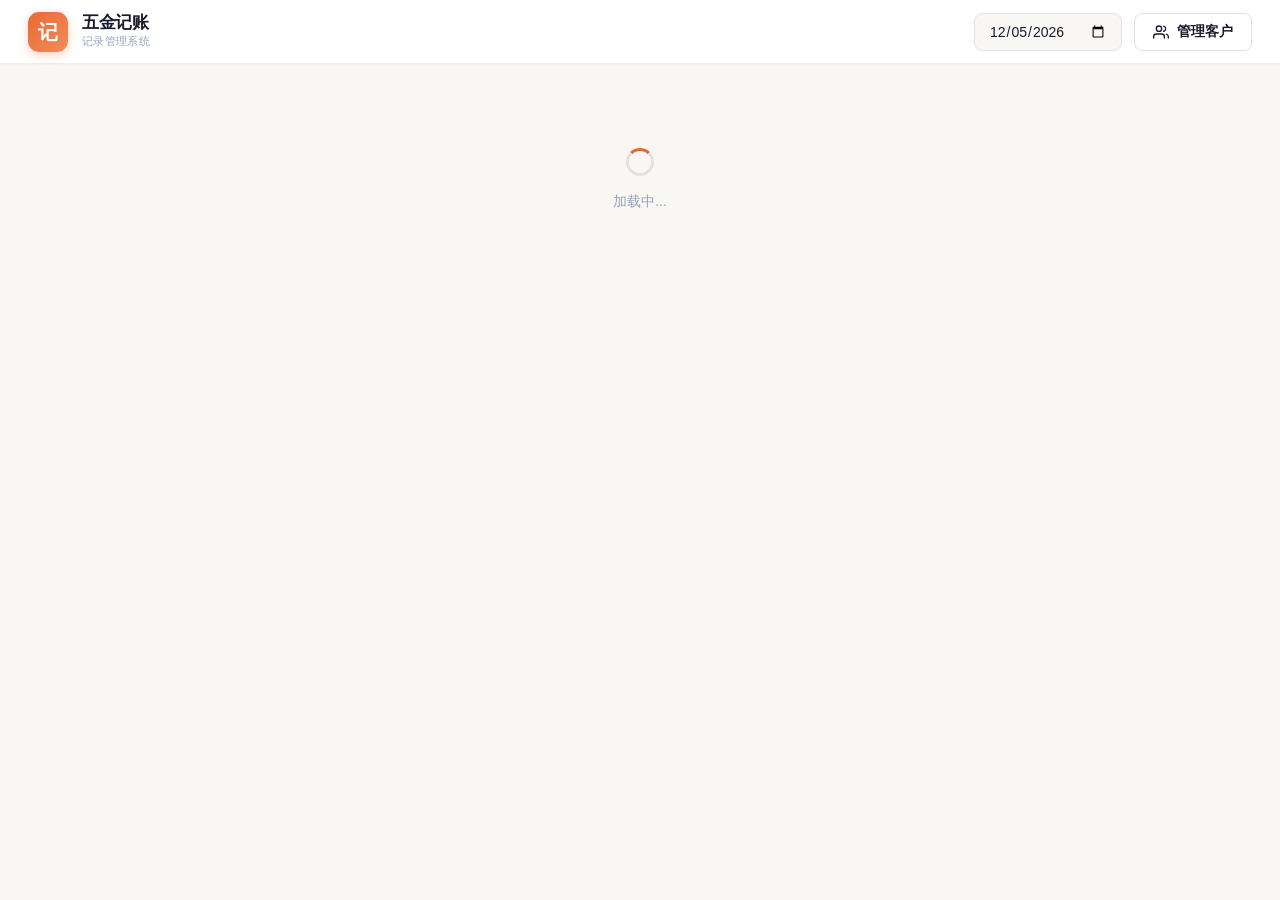
<file: index.html>
<!DOCTYPE html>
<html lang="zh-CN">
<head>
  <meta charset="UTF-8">
  <meta name="viewport" content="width=device-width, initial-scale=1.0, user-scalable=no, viewport-fit=cover">
  <meta name="apple-mobile-web-app-capable" content="yes">
  <meta name="apple-mobile-web-app-status-bar-style" content="black-translucent">
  <meta name="apple-mobile-web-app-title" content="五金记账">
  <meta name="theme-color" content="#1a1a2e">
  <title>五金记账</title>
  <link rel="manifest" href="manifest.json">
  <link rel="apple-touch-icon" href="icons/icon-192.png">
  <link rel="icon" type="image/svg+xml" href="icons/icon.svg">
  <link rel="stylesheet" href="css/style.css">
</head>
<body>

  <!-- ====== iPhone 端：客户列表页 ====== -->
  <div id="page-customers" class="page active">
    <header class="app-header">
      <div class="header-left">
        <div class="app-logo">记</div>
        <div class="header-title">
          <h1>五金记账</h1>
          <span class="header-subtitle" id="today-date-mobile"></span>
        </div>
      </div>
      <button id="btn-add-customer" class="btn-icon-circle" title="添加客户" aria-label="添加客户">
        <svg width="20" height="20" viewBox="0 0 24 24" fill="none" stroke="currentColor" stroke-width="2.5" stroke-linecap="round">
          <line x1="12" y1="5" x2="12" y2="19"></line>
          <line x1="5" y1="12" x2="19" y2="12"></line>
        </svg>
      </button>
    </header>

    <!-- 搜索栏 -->
    <div class="search-bar">
      <div class="search-input-wrap">
        <svg class="search-icon" width="18" height="18" viewBox="0 0 24 24" fill="none" stroke="currentColor" stroke-width="2" stroke-linecap="round">
          <circle cx="11" cy="11" r="8"></circle>
          <line x1="21" y1="21" x2="16.65" y2="16.65"></line>
        </svg>
        <input type="text" id="search-input" placeholder="搜索客户名称..." autocomplete="off">
      </div>
      <button id="btn-voice-search" class="btn-mic" title="语音搜索" aria-label="语音搜索">
        <svg width="20" height="20" viewBox="0 0 24 24" fill="currentColor">
          <path d="M12 14c1.66 0 3-1.34 3-3V5c0-1.66-1.34-3-3-3S9 3.34 9 5v6c0 1.66 1.34 3 3 3z"/>
          <path d="M17 11c0 2.76-2.24 5-5 5s-5-2.24-5-5H5c0 3.53 2.61 6.43 6 6.92V21h2v-3.08c3.39-.49 6-3.39 6-6.92h-2z"/>
        </svg>
      </button>
    </div>

    <!-- 客户列表 -->
    <div id="customer-list" class="customer-list">
      <div class="loading">
        <div class="loading-spinner"></div>
        <span>加载中...</span>
      </div>
    </div>
  </div>

  <!-- ====== iPhone 端：客户记录页 ====== -->
  <div id="page-records" class="page">
    <header class="app-header">
      <button id="btn-back" class="btn-icon-circle" title="返回" aria-label="返回">
        <svg width="20" height="20" viewBox="0 0 24 24" fill="none" stroke="currentColor" stroke-width="2.5" stroke-linecap="round" stroke-linejoin="round">
          <polyline points="15 18 9 12 15 6"></polyline>
        </svg>
      </button>
      <h1 id="record-customer-name" style="flex:1;text-align:center;">客户名称</h1>
      <button id="btn-delete-customer" class="btn-icon-circle btn-icon-danger" title="删除客户" aria-label="删除客户">
        <svg width="18" height="18" viewBox="0 0 24 24" fill="none" stroke="currentColor" stroke-width="2" stroke-linecap="round">
          <polyline points="3 6 5 6 21 6"></polyline>
          <path d="M19 6l-2 14H7L5 6"></path>
          <path d="M10 11v6"></path>
          <path d="M14 11v6"></path>
          <path d="M9 6V4h6v2"></path>
        </svg>
      </button>
    </header>

    <!-- 批量录入区域（staging） -->
    <div id="staging-area" class="staging-area hidden">
      <div class="staging-header">
        <span class="staging-title">📋 新建记录</span>
        <span class="staging-count" id="staging-count">0 件商品</span>
      </div>
      <div id="staging-list" class="staging-list"></div>
      <div class="staging-actions">
        <button id="btn-add-staging-item" class="btn-staging-add">+ 添加商品</button>
        <button id="btn-confirm-record" class="btn-primary btn-block">✓ 确认创建记录</button>
        <button id="btn-cancel-record" class="btn-staging-cancel">取消</button>
      </div>
    </div>

    <div id="record-list" class="record-list">
      <div class="loading">
        <div class="loading-spinner"></div>
        <span>加载中...</span>
      </div>
    </div>

    <button id="btn-new-record" class="btn-fab" title="新建记录" aria-label="新建记录">
      <svg width="28" height="28" viewBox="0 0 24 24" fill="none" stroke="currentColor" stroke-width="2.5" stroke-linecap="round">
        <line x1="12" y1="5" x2="12" y2="19"></line>
        <line x1="5" y1="12" x2="19" y2="12"></line>
      </svg>
    </button>
  </div>

  <!-- ====== PC 端：记录概览页 ====== -->
  <div id="page-overview" class="page">
    <header class="pc-topbar">
      <div class="pc-topbar-left">
        <div class="pc-logo">
          <div class="pc-logo-icon">记</div>
          <div class="pc-logo-text">
            <span class="pc-logo-title">五金记账</span>
            <span class="pc-logo-sub">记录管理系统</span>
          </div>
        </div>
      </div>
      <div class="pc-topbar-right">
        <input type="date" id="date-picker" class="date-picker">
        <button id="btn-manage-customers" class="btn-manage">
          <svg width="16" height="16" viewBox="0 0 24 24" fill="none" stroke="currentColor" stroke-width="2" stroke-linecap="round">
            <path d="M17 21v-2a4 4 0 0 0-4-4H5a4 4 0 0 0-4 4v2"></path>
            <circle cx="9" cy="7" r="4"></circle>
            <path d="M23 21v-2a4 4 0 0 0-3-3.87"></path>
            <path d="M16 3.13a4 4 0 0 1 0 7.75"></path>
          </svg>
          管理客户
        </button>
      </div>
    </header>

    <div id="overview-content" class="overview-content">
      <div class="loading">
        <div class="loading-spinner"></div>
        <span>加载中...</span>
      </div>
    </div>
  </div>

  <!-- ====== PC 端：客户管理弹窗 ====== -->
  <div id="modal-manage-customers" class="modal hidden">
    <div class="modal-content modal-center">
      <div class="modal-header">
        <h2>👥 管理客户</h2>
        <button class="btn-close" aria-label="关闭">&times;</button>
      </div>
      <div class="modal-body">
        <div class="add-customer-form">
          <div class="form-row">
            <input type="text" id="pc-customer-name" placeholder="客户名称">
            <input type="text" id="pc-customer-phone" placeholder="电话（可选）">
          </div>
          <button id="btn-pc-add-customer" class="btn-primary">添加客户</button>
        </div>
        <div id="pc-customer-list" class="pc-customer-list"></div>
      </div>
    </div>
  </div>

  <!-- ====== 添加商品弹窗 ====== -->
  <div id="modal-add-item" class="modal hidden">
    <div class="modal-content modal-bottom">
      <div class="modal-header">
        <h2>📦 添加商品</h2>
        <button class="btn-close" aria-label="关闭">&times;</button>
      </div>
      <div class="modal-body">
        <div class="form-group">
          <label>商品名称</label>
          <div class="input-with-mic">
            <input type="text" id="input-product-name" placeholder="输入商品名称，或点击麦克风语音输入" autocomplete="off">
            <button id="btn-voice-product" class="btn-mic" title="语音输入" aria-label="语音输入商品名">
              <svg width="20" height="20" viewBox="0 0 24 24" fill="currentColor">
                <path d="M12 14c1.66 0 3-1.34 3-3V5c0-1.66-1.34-3-3-3S9 3.34 9 5v6c0 1.66 1.34 3 3 3z"/>
                <path d="M17 11c0 2.76-2.24 5-5 5s-5-2.24-5-5H5c0 3.53 2.61 6.43 6 6.92V21h2v-3.08c3.39-.49 6-3.39 6-6.92h-2z"/>
              </svg>
            </button>
          </div>
        </div>
        <div class="form-group">
          <label>数量</label>
          <input type="number" id="input-quantity" placeholder="0" min="0" step="0.1" inputmode="decimal">
        </div>
        <div class="form-group">
          <label>单位</label>
          <div class="unit-selector" id="input-unit-selector">
            <button class="unit-btn active" data-unit="个">个</button>
            <button class="unit-btn" data-unit="公斤">公斤</button>
            <button class="unit-btn" data-unit="米">米</button>
            <button class="unit-btn" data-unit="箱">箱</button>
            <input type="text" class="unit-custom-input" id="input-unit-custom" placeholder="自定义" autocomplete="off">
          </div>
        </div>
        <button id="btn-confirm-item" class="btn-primary btn-block">✓ 确认添加</button>
      </div>
    </div>
  </div>

  <!-- ====== 编辑商品弹窗 ====== -->
  <div id="modal-edit-item" class="modal hidden">
    <div class="modal-content modal-bottom">
      <div class="modal-header">
        <h2>✏️ 编辑商品</h2>
        <button class="btn-close" aria-label="关闭">&times;</button>
      </div>
      <div class="modal-body">
        <div class="form-group">
          <label>商品名称</label>
          <input type="text" id="edit-product-name" autocomplete="off">
        </div>
        <div class="form-group">
          <label>数量</label>
          <input type="number" id="edit-quantity" min="0" step="0.1" inputmode="decimal">
        </div>
        <div class="form-group">
          <label>单位</label>
          <div class="unit-selector" id="edit-unit-selector">
            <button class="unit-btn active" data-unit="个">个</button>
            <button class="unit-btn" data-unit="公斤">公斤</button>
            <button class="unit-btn" data-unit="米">米</button>
            <button class="unit-btn" data-unit="箱">箱</button>
            <input type="text" class="unit-custom-input" id="edit-unit-custom" placeholder="自定义" autocomplete="off">
          </div>
        </div>
        <div class="btn-group">
          <button id="btn-save-edit" class="btn-primary">保存</button>
          <button id="btn-delete-item" class="btn-outline-danger">删除</button>
        </div>
      </div>
    </div>
  </div>

  <!-- ====== 添加客户弹窗 (iPhone) ====== -->
  <div id="modal-add-customer" class="modal hidden">
    <div class="modal-content modal-bottom">
      <div class="modal-header">
        <h2>👤 添加客户</h2>
        <button class="btn-close" aria-label="关闭">&times;</button>
      </div>
      <div class="modal-body">
        <div class="form-group">
          <label>客户名称</label>
          <div class="input-with-mic">
            <input type="text" id="input-customer-name" placeholder="输入客户名称，或语音输入" autocomplete="off">
            <button id="btn-voice-customer" class="btn-mic" title="语音输入" aria-label="语音输入客户名">
              <svg width="20" height="20" viewBox="0 0 24 24" fill="currentColor">
                <path d="M12 14c1.66 0 3-1.34 3-3V5c0-1.66-1.34-3-3-3S9 3.34 9 5v6c0 1.66 1.34 3 3 3z"/>
                <path d="M17 11c0 2.76-2.24 5-5 5s-5-2.24-5-5H5c0 3.53 2.61 6.43 6 6.92V21h2v-3.08c3.39-.49 6-3.39 6-6.92h-2z"/>
              </svg>
            </button>
          </div>
        </div>
        <div class="form-group">
          <label>电话（可选）</label>
          <input type="tel" id="input-customer-phone" placeholder="电话号码" inputmode="tel">
        </div>
        <button id="btn-confirm-customer" class="btn-primary btn-block">✓ 确认添加</button>
      </div>
    </div>
  </div>

  <!-- ====== Toast 提示 ====== -->
  <div id="toast" class="toast hidden"></div>

  <!-- Supabase SDK（本地文件） -->
  <script src="js/supabase.min.js"></script>
  <script src="js/supabase.js"></script>
  <script src="js/baidu-speech.js"></script>
  <script src="js/voice.js"></script>
  <script src="js/customer.js"></script>
  <script src="js/record.js"></script>
  <script src="js/app.js"></script>
</body>
</html>
</file>
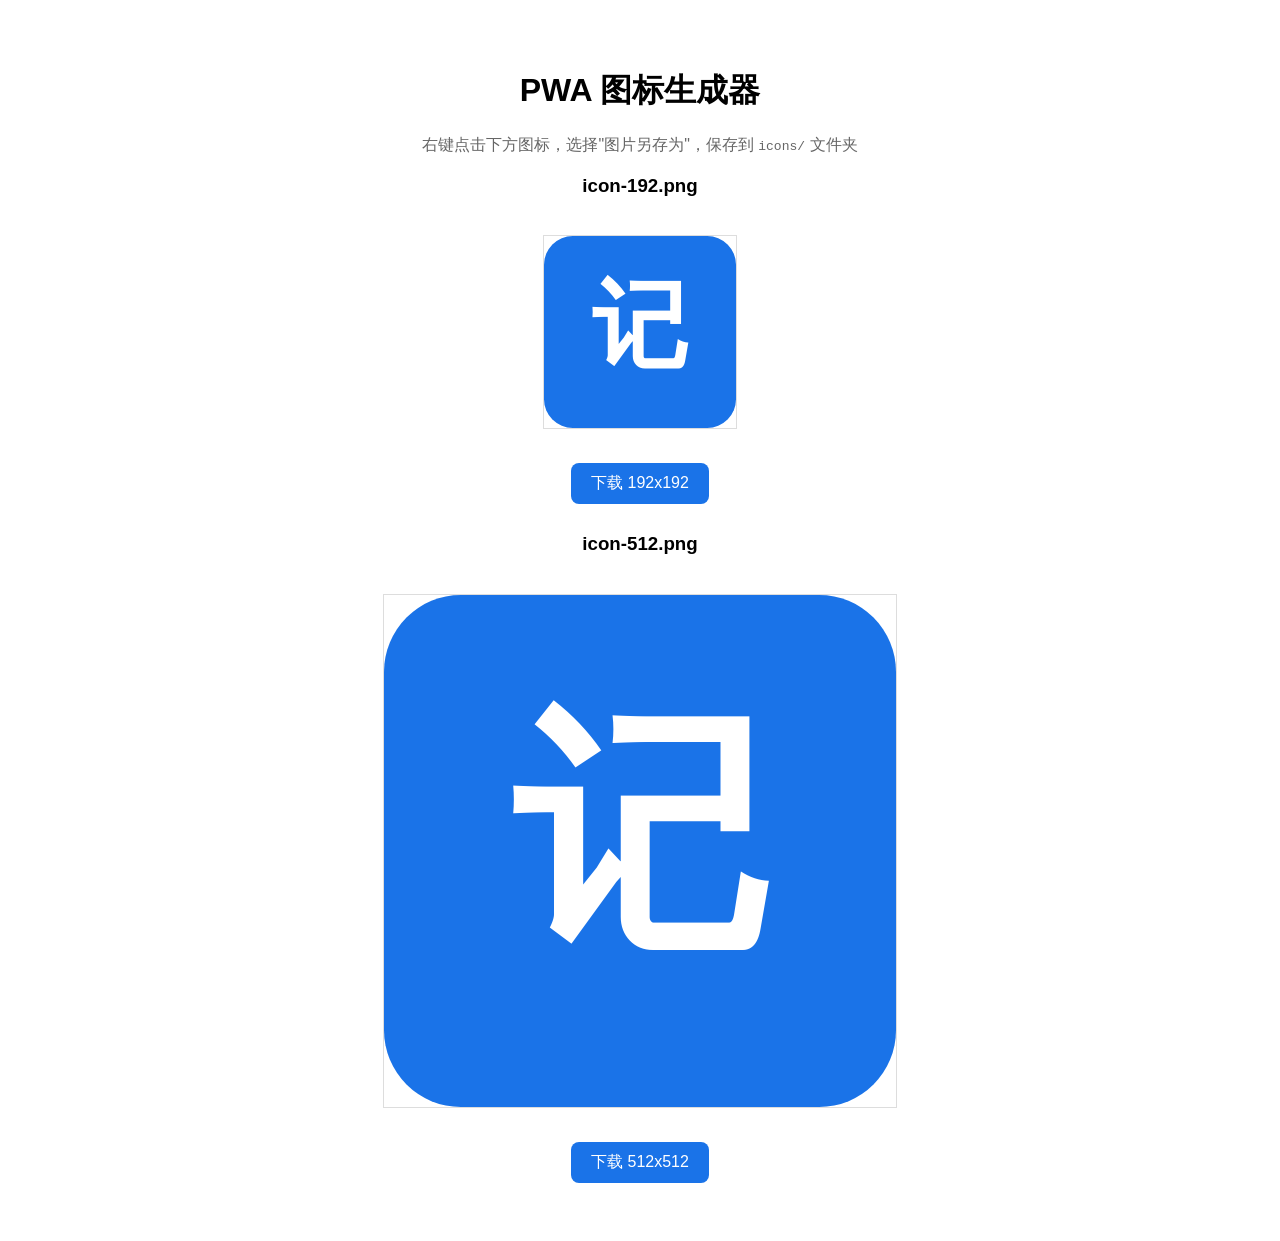
<file: generate-icons.html>
<!DOCTYPE html>
<html lang="zh-CN">
<head>
  <meta charset="UTF-8">
  <title>生成 PWA 图标</title>
  <style>
    body { font-family: sans-serif; padding: 40px; text-align: center; }
    canvas { margin: 20px; border: 1px solid #ddd; }
    p { color: #666; margin: 8px 0; }
    a { display: inline-block; margin: 10px; padding: 10px 20px; background: #1a73e8; color: white; text-decoration: none; border-radius: 8px; }
  </style>
</head>
<body>
  <h1>PWA 图标生成器</h1>
  <p>右键点击下方图标，选择"图片另存为"，保存到 <code>icons/</code> 文件夹</p>

  <h3>icon-192.png</h3>
  <canvas id="c192" width="192" height="192"></canvas>
  <br>
  <a id="dl192" download="icon-192.png">下载 192x192</a>

  <h3>icon-512.png</h3>
  <canvas id="c512" width="512" height="512"></canvas>
  <br>
  <a id="dl512" download="icon-512.png">下载 512x512</a>

  <script>
    function drawIcon(canvasId) {
      const canvas = document.getElementById(canvasId);
      const ctx = canvas.getContext('2d');
      const s = canvas.width;

      // 背景
      ctx.fillStyle = '#1a73e8';
      ctx.beginPath();
      ctx.roundRect(0, 0, s, s, s * 0.15);
      ctx.fill();

      // 文字 "记"
      ctx.fillStyle = 'white';
      ctx.font = `bold ${s * 0.5}px "PingFang SC", "Microsoft YaHei", sans-serif`;
      ctx.textAlign = 'center';
      ctx.textBaseline = 'middle';
      ctx.fillText('记', s / 2, s / 2);

      return canvas;
    }

    drawIcon('c192');
    drawIcon('c512');

    // 下载链接
    document.getElementById('dl192').href = document.getElementById('c192').toDataURL('image/png');
    document.getElementById('dl512').href = document.getElementById('c512').toDataURL('image/png');
  </script>
</body>
</html>
</file>
<file: css/style.css>
/* ====== 设计系统 ====== */
:root {
  --primary: #e86a33;
  --primary-dark: #d15a25;
  --primary-light: #fff5f0;
  --primary-glow: rgba(232, 106, 51, 0.12);
  --accent: #2d6a4f;
  --accent-light: #ecf5f0;
  --danger: #e63946;
  --danger-light: #fff0f1;
  --text: #1a1a2e;
  --text-secondary: #64748b;
  --text-muted: #94a3b8;
  --bg: #f8f7f4;
  --surface: #ffffff;
  --border: #e5e2dd;
  --border-light: #f0eeea;
  --shadow-xs: 0 1px 2px rgba(0,0,0,0.04);
  --shadow-sm: 0 1px 3px rgba(0,0,0,0.06), 0 1px 2px rgba(0,0,0,0.04);
  --shadow: 0 2px 8px rgba(0,0,0,0.07);
  --shadow-md: 0 4px 16px rgba(0,0,0,0.08);
  --shadow-lg: 0 8px 30px rgba(0,0,0,0.12);
  --radius: 14px;
  --radius-sm: 10px;
  --radius-xs: 8px;
  --safe-top: env(safe-area-inset-top, 0px);
  --safe-bottom: env(safe-area-inset-bottom, 0px);
  --font: -apple-system, BlinkMacSystemFont, "SF Pro Display", "PingFang SC", "Noto Sans SC", "Microsoft YaHei", sans-serif;
}

* { margin: 0; padding: 0; box-sizing: border-box; }
.hidden { display: none !important; }

html { height: 100%; }

body {
  font-family: var(--font);
  background: var(--bg);
  color: var(--text);
  line-height: 1.6;
  -webkit-font-smoothing: antialiased;
  -moz-osx-font-smoothing: grayscale;
  -webkit-tap-highlight-color: transparent;
  overscroll-behavior: none;
  height: 100%;
}

/* ====== 页面 ====== */
.page { display: none; min-height: 100vh; min-height: 100dvh; }
.page.active { display: flex; flex-direction: column; }

/* ====== iPhone 头部 ====== */
.app-header {
  position: sticky; top: 0; z-index: 100;
  display: flex; align-items: center; justify-content: space-between;
  padding: calc(var(--safe-top) + 12px) 16px 12px;
  background: rgba(255,255,255,0.92);
  backdrop-filter: saturate(180%) blur(16px);
  -webkit-backdrop-filter: saturate(180%) blur(16px);
  border-bottom: 1px solid var(--border-light);
}

.header-left { display: flex; align-items: center; gap: 12px; flex: 1; }

.app-logo {
  width: 36px; height: 36px;
  background: linear-gradient(135deg, var(--primary), #f08c5a);
  color: white; border-radius: 10px;
  display: flex; align-items: center; justify-content: center;
  font-size: 18px; font-weight: 800;
  box-shadow: 0 2px 8px rgba(232, 106, 51, 0.3);
  flex-shrink: 0;
}

.header-title h1 {
  font-size: 17px; font-weight: 700;
  color: var(--text); letter-spacing: -0.3px;
  line-height: 1.2;
}

.header-subtitle {
  font-size: 12px; color: var(--text-muted);
  font-weight: 500;
}

.btn-icon-circle {
  width: 38px; height: 38px;
  background: var(--primary-light); color: var(--primary);
  border: none; border-radius: 50%;
  display: flex; align-items: center; justify-content: center;
  cursor: pointer; transition: all 0.2s ease;
  flex-shrink: 0;
}

.btn-icon-circle:active { transform: scale(0.9); background: var(--primary); color: white; }
.btn-icon-danger { background: var(--danger-light); color: var(--danger); }
.btn-icon-danger:active { background: var(--danger); color: white; }

/* ====== 搜索栏 ====== */
.search-bar {
  display: flex; align-items: center; gap: 10px;
  padding: 12px 16px 8px;
  background: rgba(255,255,255,0.6);
}

.search-input-wrap {
  flex: 1; position: relative; display: flex; align-items: center;
}

.search-icon {
  position: absolute; left: 14px;
  color: var(--text-muted); pointer-events: none;
}

.search-input-wrap input {
  width: 100%; height: 44px;
  padding: 0 16px 0 42px;
  border: 1.5px solid var(--border);
  border-radius: 22px;
  font-size: 15px; font-family: var(--font);
  outline: none; background: var(--surface);
  color: var(--text);
  transition: all 0.2s ease;
}

.search-input-wrap input::placeholder { color: var(--text-muted); }
.search-input-wrap input:focus { border-color: var(--primary); box-shadow: 0 0 0 3px var(--primary-glow); }

.btn-mic {
  width: 44px; height: 44px;
  border: none; background: var(--primary-light);
  color: var(--primary); border-radius: 50%;
  display: flex; align-items: center; justify-content: center;
  cursor: pointer; transition: all 0.2s ease; flex-shrink: 0;
}

.btn-mic:active { background: var(--primary); color: white; transform: scale(0.92); }

.btn-mic.recording {
  background: var(--danger); color: white;
  animation: mic-pulse 1.2s ease infinite;
  box-shadow: 0 0 0 4px rgba(230, 57, 70, 0.2);
}

@keyframes mic-pulse {
  0%, 100% { box-shadow: 0 0 0 4px rgba(230, 57, 70, 0.2); }
  50% { box-shadow: 0 0 0 8px rgba(230, 57, 70, 0.08); }
}

/* ====== 客户列表 ====== */
.customer-list {
  flex: 1; padding: 8px 16px;
  padding-bottom: calc(var(--safe-bottom) + 16px);
  overflow-y: auto; -webkit-overflow-scrolling: touch;
}

.customer-item {
  display: flex; align-items: center;
  padding: 16px 18px; margin-bottom: 8px;
  background: var(--surface);
  border-radius: var(--radius);
  box-shadow: var(--shadow-xs);
  border: 1px solid rgba(0,0,0,0.04);
  cursor: pointer;
  transition: all 0.2s ease;
  -webkit-user-select: none; user-select: none;
}

.customer-item:active { transform: scale(0.98); box-shadow: var(--shadow-sm); }
.customer-item .name { font-size: 16px; font-weight: 600; flex: 1; color: var(--text); }
.customer-item .arrow { color: var(--text-muted); font-size: 20px; font-weight: 300; }

.customer-item .today-badge {
  background: var(--accent-light); color: var(--accent);
  font-size: 11px; font-weight: 600;
  padding: 3px 10px; border-radius: 20px;
  margin-right: 10px;
}

/* ====== 记录列表 ====== */
.record-list {
  flex: 1; padding: 12px 16px;
  padding-bottom: calc(var(--safe-bottom) + 90px);
  overflow-y: auto; -webkit-overflow-scrolling: touch;
}

.record-card {
  background: var(--surface);
  border-radius: var(--radius);
  box-shadow: var(--shadow-xs);
  border: 1px solid rgba(0,0,0,0.04);
  margin-bottom: 12px; overflow: hidden;
}

.record-card-header {
  display: flex; align-items: center; justify-content: space-between;
  padding: 12px 16px;
  background: linear-gradient(135deg, var(--primary-light), #fff);
  border-bottom: 1px solid var(--border-light);
  cursor: pointer;
}

.record-card-header .time { font-size: 13px; color: var(--text-secondary); font-weight: 500; }

.record-card-header .item-count {
  font-size: 12px; font-weight: 600;
  color: var(--primary); background: white;
  padding: 3px 12px; border-radius: 20px;
  box-shadow: var(--shadow-xs);
}

.record-card-actions { display: flex; align-items: center; gap: 8px; }

.record-delete-btn {
  width: 28px; height: 28px;
  background: transparent; border: none;
  font-size: 14px; cursor: pointer;
  border-radius: 50%;
  display: flex; align-items: center; justify-content: center;
  opacity: 0.5; transition: all 0.15s ease;
}

.record-delete-btn:active { opacity: 1; background: var(--danger-light); transform: scale(1.1); }

.record-items { padding: 0; }

.record-item {
  display: flex; align-items: center; justify-content: space-between;
  padding: 14px 16px;
  border-bottom: 1px solid var(--border-light);
  cursor: pointer; transition: background 0.15s ease;
}

.record-item:last-child { border-bottom: none; }
.record-item:active { background: var(--primary-light); }
.record-item .product-name { font-size: 15px; flex: 1; font-weight: 500; color: var(--text); }
.record-item .quantity { font-size: 18px; font-weight: 700; color: var(--primary); font-variant-numeric: tabular-nums; }

.add-item-row {
  display: flex; align-items: center; justify-content: center;
  padding: 14px; color: var(--primary);
  font-size: 14px; font-weight: 600; cursor: pointer; gap: 6px;
  background: var(--primary-light); transition: background 0.15s ease;
}

.add-item-row:active { background: #fde8dd; }

/* ====== 批量录入（staging）区域 ====== */
.staging-area {
  flex: 1; padding: 12px 16px;
  padding-bottom: calc(var(--safe-bottom) + 16px);
  overflow-y: auto; -webkit-overflow-scrolling: touch;
  display: flex; flex-direction: column;
}

.staging-area.hidden { display: none; }

.staging-header {
  display: flex; align-items: center; justify-content: space-between;
  padding: 12px 0; margin-bottom: 8px;
}

.staging-title { font-size: 16px; font-weight: 700; color: var(--text); }
.staging-count { font-size: 13px; color: var(--text-muted); font-weight: 500; }

.staging-list { flex: 1; min-height: 80px; }

.staging-item {
  display: flex; align-items: center; justify-content: space-between;
  padding: 14px 16px; margin-bottom: 8px;
  background: var(--surface);
  border-radius: var(--radius);
  box-shadow: var(--shadow-xs);
  border: 1px solid rgba(0,0,0,0.04);
  cursor: pointer;
  transition: all 0.15s ease;
}

.staging-item:active { transform: scale(0.98); }
.staging-item-info { display: flex; align-items: center; gap: 12px; flex: 1; }
.staging-item-name { font-size: 15px; font-weight: 500; color: var(--text); }
.staging-item-qty { font-size: 17px; font-weight: 700; color: var(--primary); }

.staging-remove {
  width: 32px; height: 32px;
  background: var(--danger-light); color: var(--danger);
  border: none; border-radius: 50%;
  font-size: 14px; font-weight: 700;
  cursor: pointer; display: flex; align-items: center; justify-content: center;
  transition: all 0.15s ease;
}

.staging-remove:active { background: var(--danger); color: white; }

.staging-empty {
  display: flex; flex-direction: column; align-items: center;
  justify-content: center; padding: 40px 20px; text-align: center;
}

.staging-empty .icon { font-size: 40px; margin-bottom: 12px; opacity: 0.6; }
.staging-empty p { font-size: 14px; color: var(--text-muted); }

.staging-actions { display: flex; flex-direction: column; gap: 10px; padding-top: 12px; }

.btn-staging-add {
  width: 100%; height: 48px;
  border: 2px dashed var(--border);
  background: transparent;
  border-radius: var(--radius-sm);
  font-size: 15px; font-weight: 600;
  font-family: var(--font);
  color: var(--primary); cursor: pointer;
  transition: all 0.15s ease;
}

.btn-staging-add:active { background: var(--primary-light); border-color: var(--primary); }

.btn-staging-cancel {
  width: 100%; height: 44px;
  background: transparent; border: none;
  font-size: 14px; font-weight: 500;
  font-family: var(--font);
  color: var(--text-muted); cursor: pointer;
}

.btn-staging-cancel:active { color: var(--text); }

/* ====== FAB ====== */
.btn-fab {
  position: fixed;
  bottom: calc(var(--safe-bottom) + 28px); right: 20px;
  width: 58px; height: 58px; border-radius: 50%;
  background: linear-gradient(135deg, var(--primary), var(--primary-dark));
  color: white; border: none;
  box-shadow: 0 4px 16px rgba(232, 106, 51, 0.4);
  display: flex; align-items: center; justify-content: center;
  cursor: pointer; z-index: 50; transition: all 0.2s ease;
}

.btn-fab:active { transform: scale(0.88); }

/* ====== 弹窗 ====== */
.modal {
  position: fixed; inset: 0; z-index: 1000;
  display: flex; align-items: flex-end; justify-content: center;
  background: rgba(0,0,0,0.35);
  backdrop-filter: blur(6px); -webkit-backdrop-filter: blur(6px);
  animation: fadeIn 0.2s ease;
}

.modal.hidden { display: none; }
@keyframes fadeIn { from { opacity: 0; } to { opacity: 1; } }

.modal-content {
  background: var(--surface);
  border-radius: var(--radius) var(--radius) 0 0;
  width: 100%; max-width: 500px; max-height: 82vh;
  overflow-y: auto;
  animation: slideUp 0.35s cubic-bezier(0.22, 1, 0.36, 1);
}

.modal-center { border-radius: var(--radius); margin: 20px; max-height: 85vh; }

@keyframes slideUp {
  from { transform: translateY(100%); opacity: 0.5; }
  to { transform: translateY(0); opacity: 1; }
}

.modal-header {
  display: flex; align-items: center; justify-content: space-between;
  padding: 18px 22px; border-bottom: 1px solid var(--border-light);
  position: sticky; top: 0; background: var(--surface); z-index: 1;
}

.modal-header h2 { font-size: 16px; font-weight: 700; color: var(--text); }

.btn-close {
  background: var(--bg); border: none;
  font-size: 20px; color: var(--text-muted);
  cursor: pointer; width: 32px; height: 32px;
  border-radius: 50%; display: flex; align-items: center; justify-content: center;
  transition: all 0.15s ease; line-height: 1;
}

.btn-close:hover { background: var(--border); color: var(--text); }

.modal-body { padding: 22px; }

/* ====== 表单 ====== */
.form-group { margin-bottom: 18px; }

.form-group label {
  display: block; font-size: 12px;
  color: var(--text-secondary); margin-bottom: 8px;
  font-weight: 700; letter-spacing: 0.5px;
  text-transform: uppercase;
}

.form-group input {
  width: 100%; height: 48px;
  padding: 0 16px;
  border: 1.5px solid var(--border);
  border-radius: var(--radius-sm);
  font-size: 16px; font-family: var(--font);
  outline: none; color: var(--text); background: var(--bg);
  transition: all 0.2s ease;
}

.form-group input::placeholder { color: var(--text-muted); }
.form-group input:focus { border-color: var(--primary); background: white; box-shadow: 0 0 0 3px var(--primary-glow); }

.input-with-mic { display: flex; gap: 10px; align-items: center; }
.input-with-mic input { flex: 1; }
.input-with-mic .btn-mic { width: 48px; height: 48px; }

/* 单位选择器 */
.unit-selector { display: flex; gap: 8px; }

.unit-btn {
  flex: 1; height: 44px;
  border: 1.5px solid var(--border);
  background: var(--bg);
  border-radius: var(--radius-sm);
  font-size: 15px; font-weight: 600;
  font-family: var(--font);
  color: var(--text-secondary);
  cursor: pointer;
  transition: all 0.15s ease;
}

.unit-btn:active { transform: scale(0.95); }

.unit-btn.active {
  border-color: var(--primary);
  background: var(--primary-light);
  color: var(--primary);
  box-shadow: 0 0 0 2px var(--primary-glow);
}

.unit-custom-input {
  flex: 1; height: 44px;
  padding: 0 12px;
  border: 1.5px dashed var(--border);
  background: var(--bg);
  border-radius: var(--radius-sm);
  font-size: 14px; font-family: var(--font);
  outline: none; color: var(--text);
  min-width: 60px;
  transition: all 0.15s ease;
}

.unit-custom-input::placeholder { color: var(--text-muted); }
.unit-custom-input:focus { border-color: var(--primary); border-style: solid; background: white; }

/* ====== 按钮 ====== */
.btn-primary {
  height: 48px; padding: 0 24px;
  background: linear-gradient(135deg, var(--primary), var(--primary-dark));
  color: white; border: none;
  border-radius: var(--radius-sm);
  font-size: 15px; font-weight: 700; font-family: var(--font);
  cursor: pointer; transition: all 0.2s ease;
  box-shadow: 0 2px 8px rgba(232, 106, 51, 0.25);
  letter-spacing: 0.3px;
}

.btn-primary:active { transform: scale(0.97); }
.btn-block { width: 100%; }

.btn-group { display: flex; gap: 12px; }
.btn-group .btn-primary { flex: 1; }

.btn-outline-danger {
  flex: 1; height: 48px;
  background: transparent;
  color: var(--danger); border: 1.5px solid var(--danger);
  border-radius: var(--radius-sm);
  font-size: 15px; font-weight: 700; font-family: var(--font);
  cursor: pointer; transition: all 0.2s ease;
}

.btn-outline-danger:active { background: var(--danger-light); }

/* ====== Toast ====== */
.toast {
  position: fixed;
  bottom: calc(var(--safe-bottom) + 100px);
  left: 50%; transform: translateX(-50%);
  background: var(--text); color: white;
  padding: 12px 24px; border-radius: 28px;
  font-size: 14px; font-weight: 600;
  z-index: 2000; box-shadow: var(--shadow-lg);
  animation: toastIn 0.35s cubic-bezier(0.22, 1, 0.36, 1);
  white-space: nowrap;
}

.toast.hidden { display: none; }
.toast.error { background: var(--danger); }

@keyframes toastIn {
  from { opacity: 0; transform: translateX(-50%) translateY(16px); }
  to { opacity: 1; transform: translateX(-50%) translateY(0); }
}

/* ====== 加载动画 ====== */
.loading {
  display: flex; flex-direction: column; align-items: center;
  justify-content: center; padding: 60px 20px; gap: 14px;
  color: var(--text-muted); font-size: 14px;
}

.loading-spinner {
  width: 28px; height: 28px;
  border: 3px solid var(--border);
  border-top-color: var(--primary);
  border-radius: 50%;
  animation: spin 0.7s linear infinite;
}

@keyframes spin { to { transform: rotate(360deg); } }

/* ====== 空状态 ====== */
.empty-state {
  display: flex; flex-direction: column; align-items: center;
  justify-content: center; padding: 80px 32px; text-align: center;
}

.empty-state .icon { font-size: 56px; margin-bottom: 20px; opacity: 0.7; }
.empty-state p { font-size: 15px; color: var(--text-muted); line-height: 1.7; }

/* ====== PC 顶部栏 ====== */
.pc-topbar {
  display: flex; align-items: center; justify-content: space-between;
  padding: 0 28px; height: 64px;
  background: var(--surface);
  border-bottom: 1px solid var(--border-light);
  box-shadow: var(--shadow-xs);
  flex-shrink: 0;
}

.pc-topbar-left { display: flex; align-items: center; }

.pc-logo { display: flex; align-items: center; gap: 14px; }

.pc-logo-icon {
  width: 40px; height: 40px;
  background: linear-gradient(135deg, var(--primary), #f08c5a);
  color: white; border-radius: 11px;
  display: flex; align-items: center; justify-content: center;
  font-size: 20px; font-weight: 800;
  box-shadow: 0 3px 10px rgba(232, 106, 51, 0.3);
}

.pc-logo-text { display: flex; flex-direction: column; }
.pc-logo-title { font-size: 17px; font-weight: 800; color: var(--text); letter-spacing: -0.5px; line-height: 1.2; }
.pc-logo-sub { font-size: 11px; color: var(--text-muted); font-weight: 500; letter-spacing: 0.3px; }

.pc-topbar-right { display: flex; align-items: center; gap: 12px; }

.date-picker {
  height: 38px; padding: 0 14px;
  border: 1.5px solid var(--border);
  border-radius: var(--radius-xs);
  font-size: 14px; font-family: var(--font);
  outline: none; color: var(--text); background: var(--bg);
  transition: all 0.2s ease;
}

.date-picker:focus { border-color: var(--primary); box-shadow: 0 0 0 3px var(--primary-glow); }

.btn-manage {
  display: flex; align-items: center; gap: 8px;
  height: 38px; padding: 0 18px;
  background: var(--surface); color: var(--text);
  border: 1.5px solid var(--border);
  border-radius: var(--radius-xs);
  font-size: 14px; font-weight: 600; font-family: var(--font);
  cursor: pointer; transition: all 0.2s ease;
}

.btn-manage:hover { border-color: var(--primary); color: var(--primary); }
.btn-manage:active { background: var(--primary-light); }

/* ====== PC 概览内容 ====== */
.overview-content { flex: 1; padding: 24px 28px; overflow-y: auto; }

.overview-date-header {
  display: flex; align-items: center; justify-content: space-between;
  margin-bottom: 20px;
}

.overview-date-header h2 {
  font-size: 22px; font-weight: 800;
  color: var(--text); letter-spacing: -0.5px;
}

.overview-date-header .record-count {
  font-size: 13px; color: var(--text-muted);
  background: var(--border-light);
  padding: 4px 14px; border-radius: 20px;
  font-weight: 600;
}

.overview-grid {
  display: grid;
  grid-template-columns: repeat(auto-fill, minmax(340px, 1fr));
  gap: 16px;
}

.overview-card {
  background: var(--surface);
  border-radius: var(--radius);
  box-shadow: var(--shadow-sm);
  border: 1px solid rgba(0,0,0,0.04);
  overflow: hidden;
  transition: all 0.2s ease;
}

.overview-card:hover { box-shadow: var(--shadow-md); transform: translateY(-2px); }
.overview-card.today { border-left: 4px solid var(--primary); }

.overview-card-header {
  display: flex; align-items: center; justify-content: space-between;
  padding: 16px 20px;
  background: linear-gradient(135deg, var(--primary-light), #fffcfa);
  border-bottom: 1px solid var(--border-light);
}

.overview-card-header h3 { font-size: 16px; font-weight: 700; color: var(--text); }
.overview-card-header .time-info { font-size: 12px; color: var(--text-muted); font-weight: 500; }

.overview-card-body { padding: 0; }

.overview-item {
  display: flex; align-items: center; justify-content: space-between;
  padding: 12px 20px; border-bottom: 1px solid var(--border-light);
  cursor: pointer; transition: all 0.15s ease;
}

.overview-item:last-child { border-bottom: none; }
.overview-item:hover { background: var(--primary-light); }
.overview-item .product-name { font-size: 15px; flex: 1; font-weight: 500; }
.overview-item .quantity { font-size: 16px; font-weight: 700; color: var(--primary); font-variant-numeric: tabular-nums; }

.overview-card-footer {
  padding: 12px 20px; display: flex; gap: 8px;
  background: var(--bg); border-top: 1px solid var(--border-light);
}

.overview-card-footer button {
  flex: 1; padding: 10px;
  border: 1.5px solid var(--border); background: white;
  border-radius: var(--radius-xs);
  font-size: 13px; font-weight: 600; font-family: var(--font);
  color: var(--primary); cursor: pointer; transition: all 0.15s ease;
}

.overview-card-footer button:hover { border-color: var(--primary); background: var(--primary-light); }

.btn-overview-delete {
  color: var(--danger) !important;
  border-color: rgba(230, 57, 70, 0.3) !important;
}

.btn-overview-delete:hover { background: var(--danger-light) !important; }

/* PC 空状态 */
.pc-empty {
  display: flex; flex-direction: column; align-items: center;
  justify-content: center; padding: 100px 40px; text-align: center;
}

.pc-empty .icon { font-size: 72px; margin-bottom: 24px; opacity: 0.5; }
.pc-empty h3 { font-size: 20px; font-weight: 700; color: var(--text); margin-bottom: 8px; }
.pc-empty p { font-size: 15px; color: var(--text-muted); }

/* PC 客户管理 */
.pc-customer-list { margin-top: 18px; max-height: 400px; overflow-y: auto; }

.pc-customer-item {
  display: flex; align-items: center; justify-content: space-between;
  padding: 12px 0; border-bottom: 1px solid var(--border-light);
}

.pc-customer-item .name { font-size: 15px; flex: 1; font-weight: 500; }

.pc-customer-item .actions button {
  padding: 6px 14px; border: 1.5px solid var(--border);
  background: white; border-radius: var(--radius-xs);
  font-size: 13px; font-weight: 600; font-family: var(--font);
  cursor: pointer; transition: all 0.15s ease;
}

.pc-customer-item .actions .btn-del {
  color: var(--danger); border-color: rgba(230, 57, 70, 0.3);
  background: var(--danger-light);
}

.add-customer-form {
  display: flex; flex-direction: column; gap: 10px;
}

.add-customer-form .form-row {
  display: flex; gap: 10px;
}

.add-customer-form input {
  flex: 1; height: 42px; padding: 0 14px;
  border: 1.5px solid var(--border); border-radius: var(--radius-xs);
  font-size: 14px; font-family: var(--font);
  outline: none; color: var(--text); background: var(--bg);
  transition: all 0.2s ease;
}

.add-customer-form input:focus { border-color: var(--primary); box-shadow: 0 0 0 3px var(--primary-glow); }

.add-customer-form .btn-primary {
  width: 100%; height: 44px; font-size: 15px;
}

/* ====== 响应式 ====== */
@media (min-width: 768px) {
  .page { min-height: 100vh; }
  .customer-list { max-width: 600px; margin: 0 auto; padding: 24px; }
  .record-list { max-width: 700px; margin: 0 auto; padding: 24px; padding-bottom: 100px; }
  .search-bar { max-width: 600px; margin: 0 auto; padding: 16px 24px; }
  .modal { align-items: center; }
  .modal-content { border-radius: var(--radius); max-width: 480px; margin: auto; }
}

@media (min-width: 1200px) {
  .overview-grid { grid-template-columns: repeat(auto-fill, minmax(360px, 1fr)); }
}

/* ====== 滚动条 ====== */
::-webkit-scrollbar { width: 5px; }
::-webkit-scrollbar-track { background: transparent; }
::-webkit-scrollbar-thumb { background: var(--border); border-radius: 3px; }
::-webkit-scrollbar-thumb:hover { background: var(--text-muted); }

::selection { background: var(--primary-glow); }

/* 语音识别中的输入框 */
input.voice-active {
  border-color: var(--danger) !important;
  box-shadow: 0 0 0 3px rgba(230, 57, 70, 0.15) !important;
  animation: voice-glow 1.5s ease infinite;
}

@keyframes voice-glow {
  0%, 100% { box-shadow: 0 0 0 3px rgba(230, 57, 70, 0.15); }
  50% { box-shadow: 0 0 0 6px rgba(230, 57, 70, 0.08); }
}
</file>
